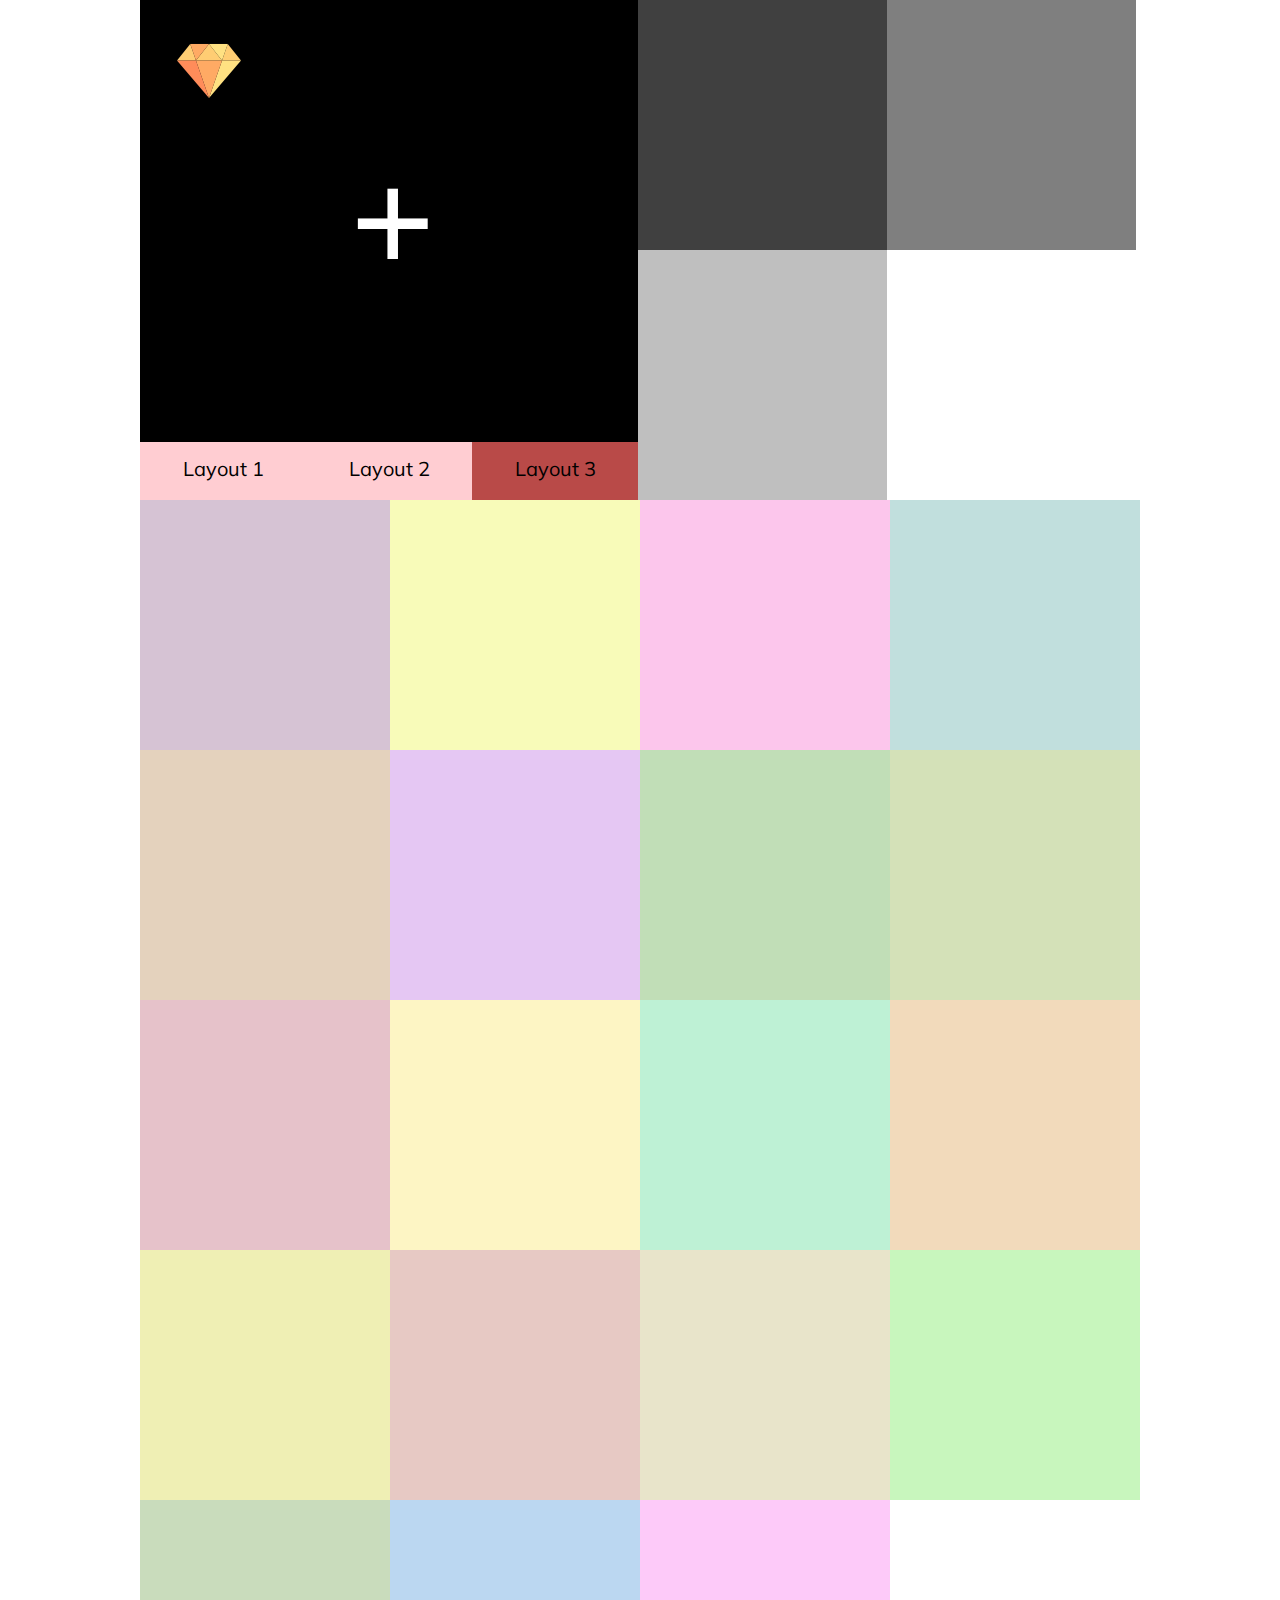
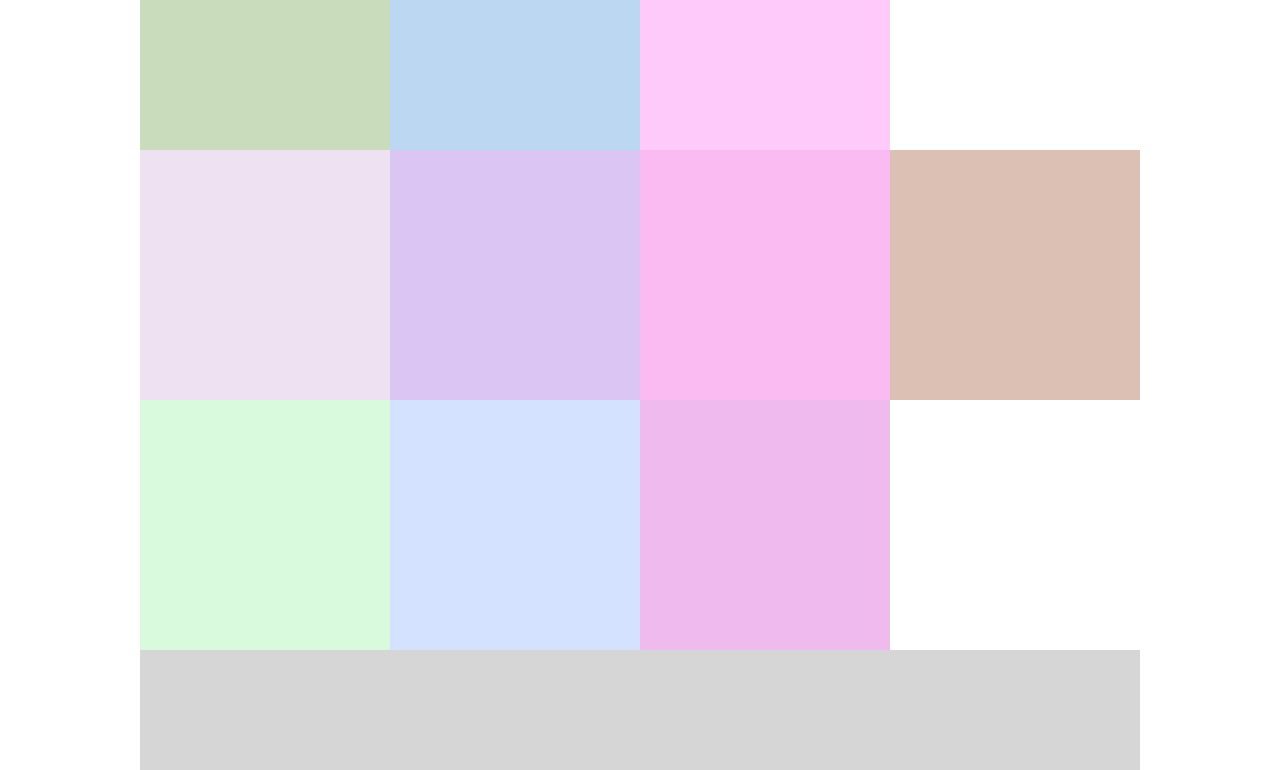
<file: layout3.html>
<!DOCTYPE html>
<html>

<head>
    <link rel="stylesheet" href="css/style.css">
    <script src="script/scripts.js"></script>
    <title>Layout3</title>
    <meta name="viewport" contect="width=device-width, initial-scale=1.0">
    <link href="https://fonts.googleapis.com/css2?family=Mulish:wght@300&display=swap" rel="stylesheet">
</head>

<body>
    <div class="wrapper">
        <header class="Layout3-header">
            <img src="images/logo.png">
            <h1 id="plus">+</h1>
            <nav>
                <ul>
                    <li><a href="index.html"> Layout 1</a></li>
                    <li><a href="layout2.html"> Layout 2</a></li>
                    <li><a href="#" class="selected"> Layout 3</a></li>
                </ul>
            </nav>
        </header>
        <div class="Main-Rect Rectan1"></div>
        <div class="Main-Rect Rectan2"></div>
        <div class="Main-Rect Rectan3"></div>
        <div class="Main-Rect Rectan4"></div>
        <main>
        </main>
    </body>
    <footer></footer>
</div>
</html>
</file>
<file: css/style.css>
*{
    margin: 0;
    padding: 0;
}
header, main, footer, nav, aside, section, div {
    display:block;
}
#frame-layout{
    width: 1000px;
    height: 1000px;
    margin: 0px auto;
}
.Main-div{
    width: 1000px;
    height: 1000px;
    margin: 0px auto;
    display: flex;
}
.Head-Div{
    width: 1000px;
    height: 388px;
    background-color: #517A8D;
    display: flex;
}
.Head-Div img{
    margin-left: 26px;
    margin-top: 20px;
    width: 110px;
    height: 110px;
}
.Nav-Div ul{
    list-style-type: none;
    margin-top: 331px;
    margin-left: 272px;
    width: 592px;
    height: 57px;
    list-style-type: none;
    background-color: #FFCDD2;
    float: right;
}
.Nav-Div ul li{
    float: left;
    width: 197px;
    text-align: center;
    font-size: 20px;
    color: #000;
    height: 57px;
}
.Nav-Div a{
    text-decoration: none;
    color: #000;
    font-family: 'Mulish';
    padding-top: 15px;
    height: 42px;
    width: 197px;
    text-align: center;
    display: inline-table;
}
.Nav-Div ul li a:hover{
    background-color: #B94A48;
    color: #fff;
    font-family: 'Mulish';
}
/* ----------- Black Main -----------*/
.Layout1-Black{
    height: 481px;
    display: flex;
    background-color: #212121;
}
.Rectangle1{
    margin-top: 24px;
    margin-left: 27px;
    width: 93px;
    height: 35px;
    background-color: #517A8D;
}
.Rectangle2{
    margin-top: 29px;
    margin-left: 151px;
    width: 333px;
    height: 388px;
    background-color: #517A8D;
}
.Rectangle3{
    margin-top: 29px;
    margin-left: 26px;
    width: 334px;
    height: 338px;
    background-color: #517A8D;
}
.first-footer{
    height: 120px;
    background-color: #d6d6d6;
}
/*---------- Layout2 ----------*/
#Frame-Layout2{
    width: 1403px;
    height: 2000px;
    margin: 0 auto;
}
.Header-Layout2{
    background-color: #212121;
    height: 192px;
}
.Header-Layout2 img{
    margin-top: 10px;
    margin-left: 20px;
    width: 110px;
    height: 110px;
}
/*--------- Pink Navigation -----*/
.Left-List{
    display: block;
    background-color: #FFCDD2;
    width: 243px;
    height: 1700px;
    float: left;
    overflow: hidden;
}
.Left-List nav ul li a{
    list-style-type: none;
    line-height: 130px;
    display: list-item;
    height: 133px;
    font-size: 30px;
    text-decoration: none;
    color:#000;
    font-family: 'Mulish';
}
.selected , .Left-List a:hover{
    background-color: #B94A48;
    color: #FFF;
}
.Black-Box{
    width: 818px;
    height: 1700px; 
    background-color: #212121;
    display: flex;
    float: left;
}
/*------ Five Rectangles ---------*/
#Main-Rectangles{
    background-color: #517A8D;
    width: 337px;
    height: 338px;
    margin-left: 30px;
}
#Main-Rectangles2{
    background-color: #517A8D;
    width: 337px;
    height: 338px;
}
.Rect-Pos-Left{
    position: absolute;
    margin-top: 459px;
    margin-left: 30px;
}
.Rect-Pos-Left2{
    position: absolute;
    margin-top: 844px;
    margin-left: 30px;
}
.Rect-Pos-Right{
    position: absolute;
    margin-top: 677px;
    margin-left: 400px;
}
/*------- Right Side Menu --------*/
.Right-Menu{
    width: 341.5px;
    height: 1700px;
    float: right;
    position: absolute;
    background-color: #FFCDD2;
    margin-left: 1061px;
    display: flex;
}
.Grey-Rec{
    margin-left: 170px;
    background-color: #C0D0E5;
    margin-top: 65px;
    width: 129px;
    height: 339px;
    position: absolute;
}
.Grey-Rec2{
    margin-left: 106px;
    background-color: #C0D0E5;
    margin-top: 1531px;
    width: 127px;
    height: 124px;
}
/*------ Footer -----------*/
.Second-footer{
    position: absolute;
    background-color: #d6d6d6;
    height: 117px;
    width: 1403px;
    margin-top: 1700px;
}
/*----------Wrapper-Layout3--*/
.wrapper{
    margin: 0px auto;
    width: 1000px;
}
.Layout3-header
{
    height: 443px;
    background-color: #000;
    width: 498px;
}
.Layout3-header img{
    margin-top: 39px;
    margin-left: 37px;
}
.Layout3-header nav ul
{
    list-style-type: none;
    margin-top: 133px;
    width: 498px;
    height: 58px;
    list-style-type: none;
    background-color: #FFCDD2;
    float: left;
}
.Layout3-header nav ul li{
    float: left;
    text-align: center;
    font-size: 20px;
    color: #000;
    height: 57px;
    width: 166px;
}
.Layout3-header nav a{
    text-decoration: none;
    color: #000;
    font-family: 'Mulish';
    padding-top: 13.5px;
    height: 44px;
    width: 166px;
    text-align: center;
    display: inline-table;
}
.Layout3-header nav ul li a:hover{
    background-color: #B94A48;
    color: #fff;
    font-family: 'Mulish';
}
#plus{
    color: #FFF;
    font-size: 150px;
    margin-left: 210px;
    margin-top: 30px;
}
#plus:hover{
    color: rgb(39, 102, 55);
}
.Main-Rect{
    width: 249px;
    height: 250px;
}
.Rectan1{
    background-color: #000;
    margin-left: 498px;
    margin-top: -443px;
    opacity: 0.75;
}
.Rectan2{
    background-color: #000;
    margin-left: 498px;
    opacity: 0.25;
}
.Rectan3{
    background-color: #000;
    margin-left: 747px;
    margin-top: -501px;
    height: 251px;
    opacity: 0.5;
}
.Rectan4{
    background-color: #000;
    margin-left: 747px;
    opacity: 0;
}
/*---------Main Rectangles Design-------*/
.shora{
    height: 250px;
    width: 100%;
}
.square{
    height: 100%;
    display: inline-block;
    width: 25%;
}
main .rec:not(:first-child){
    margin-left: -5px;
}
/*----------Layer3 Footer-------------*/
footer{
    position: absolute;
    background-color: #d6d6d6;
    width: 1000px;
    height: 120px;
}
</file>
